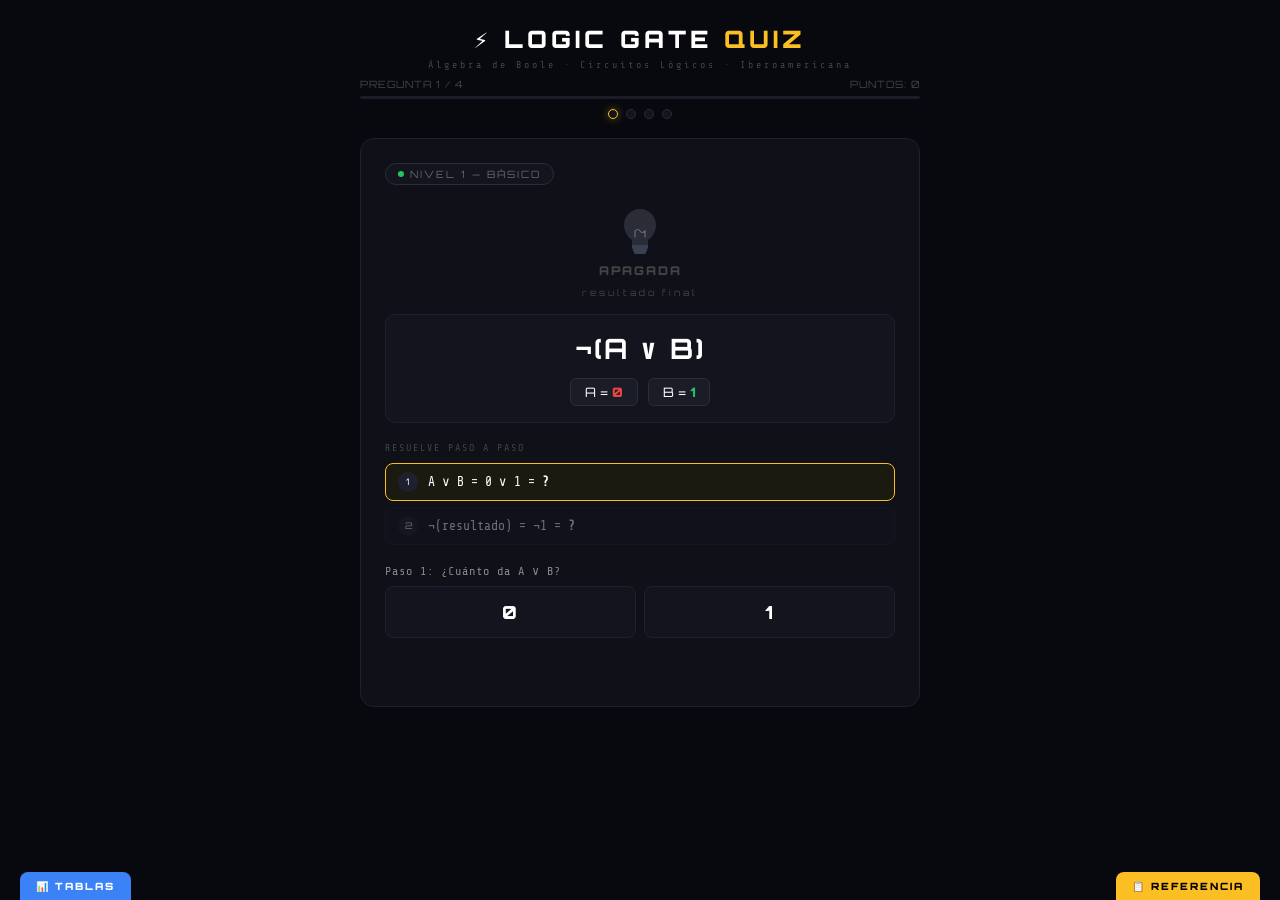
<file: index.html>
<!DOCTYPE html>
<html lang="es">
<head>
<meta charset="UTF-8">
<meta name="viewport" content="width=device-width, initial-scale=1.0">
<title>Logic Gate Quiz</title>
<link href="https://fonts.googleapis.com/css2?family=Orbitron:wght@700;900&family=Share+Tech+Mono&display=swap" rel="stylesheet">
<style>
*{box-sizing:border-box;margin:0;padding:0}
body{background:#08090e;font-family:'Share Tech Mono',monospace;color:#fff;min-height:100vh;display:flex;flex-direction:column;align-items:center;padding:0 12px 40px}

/* HEADER */
.header{width:100%;max-width:560px;text-align:center;padding:1.5rem 0 .5rem}
.title{font-family:'Orbitron',monospace;font-size:clamp(16px,4vw,24px);font-weight:900;letter-spacing:4px}
.title span{color:#fbbf24}
.subtitle{font-size:10px;color:#444;letter-spacing:3px;margin-top:5px}

/* PROGRESS */
.progress-wrap{width:100%;max-width:560px;margin-bottom:1.2rem}
.progress-labels{display:flex;justify-content:space-between;font-size:10px;color:#444;font-family:'Orbitron',monospace;margin-bottom:6px;letter-spacing:1px}
.progress-bar{height:3px;background:#1a1c28;border-radius:2px;overflow:hidden}
.progress-fill{height:100%;background:linear-gradient(90deg,#fbbf24,#ef4444);border-radius:2px;transition:width .4s ease}
.dots{display:flex;gap:8px;justify-content:center;margin-top:10px}
.dot{width:10px;height:10px;border-radius:50%;border:1px solid #2a2d38;background:#13141e;transition:all .3s}
.dot.done-ok{background:#22c55e;border-color:#22c55e;box-shadow:0 0 8px rgba(34,197,94,.5)}
.dot.done-fail{background:#ef4444;border-color:#ef4444}
.dot.current{border-color:#fbbf24;box-shadow:0 0 8px rgba(251,191,36,.4)}

/* CARD */
.card{width:100%;max-width:560px;background:#0f1018;border:1px solid #1e2030;border-radius:14px;padding:1.5rem;margin-bottom:1rem}

/* LEVEL BADGE */
.level-badge{display:inline-flex;align-items:center;gap:6px;background:#13141e;border:1px solid #2a2d38;border-radius:20px;padding:4px 12px;font-size:10px;color:#666;font-family:'Orbitron',monospace;letter-spacing:2px;margin-bottom:1rem}
.level-dot{width:6px;height:6px;border-radius:50%}

/* EXPRESSION */
.expr-block{background:#13141e;border:1px solid #1e2030;border-radius:10px;padding:1rem 1.2rem;margin-bottom:1.2rem;text-align:center}
.expr-text{font-family:'Orbitron',monospace;font-size:clamp(18px,5vw,28px);font-weight:700;letter-spacing:2px;color:#fff;margin-bottom:.75rem}
.vars-row{display:flex;gap:10px;justify-content:center;flex-wrap:wrap}
.var-pill{background:#1a1c28;border:1px solid #2a2d38;border-radius:6px;padding:5px 14px;font-size:13px;font-family:'Orbitron',monospace}
.var-pill span{font-weight:900}
.var-pill .v1{color:#22c55e}
.var-pill .v0{color:#ef4444}

/* STEPS */
.steps-title{font-size:10px;color:#444;letter-spacing:2px;margin-bottom:.6rem;text-transform:uppercase}
.step-list{display:flex;flex-direction:column;gap:6px;margin-bottom:1.2rem}
.step-item{display:flex;align-items:center;gap:10px;background:#13141e;border:1px solid #1e2030;border-radius:8px;padding:8px 12px;font-size:13px;opacity:.4;transition:all .3s}
.step-item.active{opacity:1;border-color:#fbbf24;background:#1a1a10}
.step-item.done-ok{opacity:1;border-color:#22c55e;background:#0d1a10}
.step-item.done-fail{opacity:1;border-color:#ef4444;background:#1a0d0d}
.step-num{width:20px;height:20px;border-radius:50%;background:#1e2030;display:flex;align-items:center;justify-content:center;font-size:9px;font-family:'Orbitron',monospace;flex-shrink:0}
.step-expr{flex:1;font-family:'Share Tech Mono',monospace}
.step-badge{font-size:11px;font-weight:700;min-width:20px;text-align:center}

/* INPUT AREA */
.input-area{margin-bottom:1rem}
.input-question{font-size:12px;color:#888;letter-spacing:1px;margin-bottom:.5rem}
.answer-row{display:flex;gap:8px}
.ans-btn{flex:1;padding:14px;background:#13141e;border:1px solid #1e2030;border-radius:8px;color:#fff;font-family:'Orbitron',monospace;font-size:18px;font-weight:900;cursor:pointer;transition:all .15s;letter-spacing:2px}
.ans-btn:hover{border-color:#444;background:#1a1c28;transform:translateY(-1px)}
.ans-btn.selected-ok{background:#0d1a10;border-color:#22c55e;color:#22c55e;box-shadow:0 0 16px rgba(34,197,94,.2)}
.ans-btn.selected-fail{background:#1a0d0d;border-color:#ef4444;color:#ef4444;box-shadow:0 0 16px rgba(239,68,68,.2)}
.ans-btn.correct-hint{border-color:#22c55e;color:#22c55e}
.ans-btn:disabled{cursor:default}

/* FEEDBACK */
.feedback{min-height:28px;text-align:center;font-size:12px;letter-spacing:1px;padding:4px 0;transition:all .3s;opacity:0}
.feedback.show{opacity:1}
.feedback.ok{color:#22c55e;font-family:'Orbitron',monospace}
.feedback.fail{color:#ef4444}
.feedback.info{color:#888}

/* NEXT BTN */
.next-btn{width:100%;padding:13px;background:linear-gradient(135deg,#fbbf24,#f59e0b);color:#000;font-family:'Orbitron',monospace;font-size:12px;font-weight:900;letter-spacing:3px;border:none;border-radius:8px;cursor:pointer;transition:all .15s;display:none}
.next-btn.show{display:block}
.next-btn:hover{transform:translateY(-1px);box-shadow:0 4px 20px rgba(251,191,36,.4)}

/* SCORE CARD */
.score-card{width:100%;max-width:560px;background:#0f1018;border:2px solid #fbbf24;border-radius:14px;padding:2rem;text-align:center;display:none}
.score-card.show{display:block;animation:popIn .4s cubic-bezier(.34,1.56,.64,1)}
@keyframes popIn{from{transform:scale(.8);opacity:0}to{transform:scale(1);opacity:1}}
.score-title{font-family:'Orbitron',monospace;font-size:22px;font-weight:900;color:#fbbf24;letter-spacing:4px;margin-bottom:.5rem}
.score-num{font-family:'Orbitron',monospace;font-size:48px;font-weight:900;margin:.5rem 0}
.score-label{font-size:11px;color:#555;letter-spacing:2px;margin-bottom:1.5rem}
.score-breakdown{display:grid;grid-template-columns:1fr 1fr;gap:8px;margin-bottom:1.5rem}
.score-item{background:#13141e;border-radius:8px;padding:.75rem;font-size:12px}
.score-item .si-label{color:#555;font-size:10px;letter-spacing:1px;margin-bottom:4px}
.score-item .si-val{font-family:'Orbitron',monospace;font-size:16px;font-weight:700}
.play-again{padding:12px 32px;background:linear-gradient(135deg,#fbbf24,#f59e0b);color:#000;font-family:'Orbitron',monospace;font-size:11px;font-weight:900;letter-spacing:3px;border:none;border-radius:8px;cursor:pointer;transition:all .15s}
.play-again:hover{transform:translateY(-1px);box-shadow:0 4px 20px rgba(251,191,36,.4)}

/* ROUND COMPLETE */
.round-msg{font-size:11px;color:#666;letter-spacing:1px;text-align:center;margin-bottom:.5rem}

/* BULB */
.bulb-wrap{display:flex;flex-direction:column;align-items:center;gap:6px;margin-bottom:1rem}
.bulb-label{font-size:9px;color:#444;letter-spacing:3px;font-family:'Orbitron',monospace}
.bulb{width:56px;height:56px;transition:all .4s ease}
.bulb svg .bulb-glass{transition:all .4s ease}
.bulb svg .bulb-rays{transition:all .4s ease;opacity:0}
.bulb.on svg .bulb-glass{fill:#fbbf24}
.bulb.on svg .bulb-base{fill:#92400e}
.bulb.on svg .bulb-rays{opacity:1}
.bulb.off svg .bulb-glass{fill:#2a2d38}
.bulb.off svg .bulb-base{fill:#374151}
.bulb-result{font-family:'Orbitron',monospace;font-size:12px;font-weight:900;min-height:18px;text-align:center;transition:all .3s;letter-spacing:2px}
.bulb-result.on{color:#fbbf24}
.bulb-result.off{color:#444}
@keyframes bulbPop{0%{transform:scale(1)}40%{transform:scale(1.18)}100%{transform:scale(1)}}
.bulb.on{animation:bulbPop .35s ease;filter:drop-shadow(0 0 10px #fbbf24) drop-shadow(0 0 24px #f59e0b)}
.bulb.off{filter:none}

/* CIRCUIT PANEL */
.circuit-panel{background:#08090e;border:1px solid #1e2030;border-radius:10px;padding:.9rem;margin-bottom:1rem;opacity:0;transform:translateY(10px);transition:opacity .45s ease,transform .45s ease;display:none;overflow:visible}
.circuit-panel.show{opacity:1;transform:translateY(0)}
.circuit-title{font-family:'Orbitron',monospace;font-size:9px;font-weight:900;letter-spacing:3px;color:#22c55e;margin-bottom:.6rem;text-align:center}

/* REFERENCE TABLE */
.ref-toggle{position:fixed;bottom:0;right:20px;padding:8px 16px;background:#fbbf24;color:#000;font-family:'Orbitron',monospace;font-size:10px;font-weight:900;letter-spacing:2px;border:none;border-radius:8px 8px 0 0;cursor:pointer;z-index:1000;transition:background .15s}
.ref-toggle:hover{background:#f59e0b}
.ref-panel{position:fixed;bottom:0;left:0;right:0;background:rgba(15,16,24,0.97);border-top:1px solid #1e2030;z-index:999;transform:translateY(100%);transition:transform .35s cubic-bezier(.4,0,.2,1)}
.ref-panel.open{transform:translateY(0)}
.ref-inner{max-width:700px;margin:0 auto;padding:1rem 1rem .5rem}
.ref-title{font-family:'Orbitron',monospace;font-size:11px;font-weight:900;letter-spacing:3px;color:#fbbf24;margin-bottom:.75rem;text-align:center}
.ref-table{width:100%;border-collapse:collapse;font-size:12px}
.ref-table th{font-family:'Orbitron',monospace;font-size:9px;letter-spacing:2px;color:#555;font-weight:700;padding:5px 10px;border-bottom:1px solid #1e2030;text-align:center}
.ref-table td{padding:6px 10px;border-bottom:1px solid #13141e;text-align:center;font-family:'Share Tech Mono',monospace;color:#ccc}
.ref-table tr:last-child td{border-bottom:none}
.ref-table tr:hover td{background:#13141e}
.ref-op{font-family:'Orbitron',monospace;font-size:10px;font-weight:700;letter-spacing:1px}
.ref-op.and{color:#22c55e}
.ref-op.or{color:#3b82f6}
.ref-op.not{color:#a855f7}
.ref-op.nand{color:#f97316}
.ref-op.nor{color:#ef4444}
.ref-op.xor{color:#fbbf24}

/* TRUTH TABLE MODAL */
.tt-btn{position:fixed;bottom:0;left:20px;padding:8px 16px;background:#3b82f6;color:#fff;font-family:'Orbitron',monospace;font-size:10px;font-weight:900;letter-spacing:2px;border:none;border-radius:8px 8px 0 0;cursor:pointer;z-index:1000;transition:background .15s}
.tt-btn:hover{background:#2563eb}
.tt-overlay{position:fixed;inset:0;background:rgba(0,0,0,.75);z-index:1100;display:none;align-items:center;justify-content:center;padding:16px}
.tt-overlay.open{display:flex;animation:fadeIn .2s ease}
@keyframes fadeIn{from{opacity:0}to{opacity:1}}
.tt-modal{background:#0f1018;border:1px solid #1e2030;border-radius:14px;width:100%;max-width:500px;max-height:85vh;overflow:hidden;display:flex;flex-direction:column;animation:popIn .25s cubic-bezier(.34,1.56,.64,1)}
.tt-header{display:flex;align-items:flex-start;justify-content:space-between;padding:1rem 1.2rem;border-bottom:1px solid #1e2030;gap:10px}
.tt-header-left{display:flex;flex-direction:column;gap:4px}
.tt-title{font-family:'Orbitron',monospace;font-size:9px;font-weight:900;letter-spacing:3px;color:#3b82f6}
.tt-expr-display{font-family:'Orbitron',monospace;font-size:16px;font-weight:700;color:#fff;letter-spacing:2px}
.tt-close{background:none;border:1px solid #2a2d38;border-radius:6px;color:#666;font-size:14px;width:28px;height:28px;cursor:pointer;display:flex;align-items:center;justify-content:center;transition:all .15s;flex-shrink:0;margin-top:2px}
.tt-close:hover{border-color:#ef4444;color:#ef4444;background:#1a0d0d}
.tt-body{overflow-y:auto;padding:1rem 1.2rem}
.tt-table{width:100%;border-collapse:collapse;font-size:13px}
.tt-table th{font-family:'Orbitron',monospace;font-size:9px;letter-spacing:2px;color:#555;font-weight:700;padding:6px 10px;border-bottom:1px solid #1e2030;text-align:center}
.tt-table td{padding:8px 10px;border-bottom:1px solid #13141e;text-align:center;font-family:'Share Tech Mono',monospace}
.tt-table tr:last-child td{border-bottom:none}
.tt-table tr:hover td{background:#13141e}
.tt-val1{color:#22c55e;font-weight:700}
.tt-val0{color:#ef4444;font-weight:700}
.tt-result-col{font-family:'Orbitron',monospace;font-size:11px;font-weight:900;letter-spacing:1px}
.tt-result-col.r1{color:#fbbf24}
.tt-result-col.r0{color:#444}
.tt-current-row td{background:#1a1a10 !important;border-bottom:1px solid #fbbf24 !important}
.tt-current-row td:last-child{border-color:#fbbf24}
.tt-th-result{color:#3b82f6 !important}

/* ROUND TABLES */
.round-tables{width:100%;max-width:560px;display:none}
.round-tables.show{display:block}
.rt-header{text-align:center;margin-bottom:1rem;padding:.75rem 0 .25rem}
.rt-section-title{font-family:'Orbitron',monospace;font-size:12px;font-weight:900;letter-spacing:4px;color:#fbbf24;margin-bottom:4px}
.rt-section-sub{font-size:10px;color:#444;letter-spacing:2px}
.rt-card{background:#0f1018;border:1px solid #1e2030;border-radius:14px;padding:1.2rem;margin-bottom:1rem;opacity:0;transform:translateY(16px);transition:opacity .4s ease,transform .4s ease}
.rt-card.animate-in{opacity:1;transform:translateY(0)}
.rt-card-header{display:flex;align-items:flex-start;gap:10px;margin-bottom:1rem}
.rt-level-dot{width:8px;height:8px;border-radius:50%;flex-shrink:0;margin-top:5px}
.rt-card-meta{display:flex;flex-direction:column;gap:3px}
.rt-label{font-size:9px;color:#555;letter-spacing:2px;font-family:'Orbitron',monospace}
.rt-expr{font-family:'Orbitron',monospace;font-size:15px;font-weight:700;letter-spacing:2px;color:#fff}
.rt-table-wrap{overflow-x:auto}
.rt-table{width:100%;border-collapse:collapse;font-size:12px}
.rt-table th{font-family:'Orbitron',monospace;font-size:8px;letter-spacing:1px;color:#555;font-weight:700;padding:5px 8px;border-bottom:1px solid #1e2030;text-align:center;white-space:nowrap}
.rt-table td{padding:7px 8px;border-bottom:1px solid #13141e;text-align:center;font-family:'Share Tech Mono',monospace}
.rt-table tr:last-child td{border-bottom:none}
.rt-table tr:hover td{background:#13141e}
.rt-val1{color:#22c55e;font-weight:700}
.rt-val0{color:#ef4444;font-weight:700}
.rt-step-val{color:#6b7280}
.rt-final-col{font-family:'Orbitron',monospace;font-size:10px;font-weight:900;letter-spacing:1px}
.rt-final-1{color:#fbbf24}
.rt-final-0{color:#374151}
.rt-th-step{color:#3b82f6 !important}
.rt-th-final{color:#fbbf24 !important}
.rt-divider{width:100%;max-width:560px;height:1px;background:#1e2030;margin:.5rem 0 1rem}
</style>
</head>
<body>

<div class="header">
  <div class="title">&#9889; LOGIC GATE <span>QUIZ</span></div>
  <div class="subtitle">&#193;lgebra de Boole &middot; Circuitos L&#243;gicos &middot; Iberoamericana</div>
</div>

<div class="progress-wrap">
  <div class="progress-labels">
    <span id="q-label">PREGUNTA 1 / 4</span>
    <span id="score-label">PUNTOS: 0</span>
  </div>
  <div class="progress-bar"><div class="progress-fill" id="progress-fill" style="width:0%"></div></div>
  <div class="dots" id="dots"></div>
</div>

<div class="card" id="quiz-card">
  <div class="level-badge">
    <div class="level-dot" id="level-dot"></div>
    <span id="level-text">NIVEL 1</span>
  </div>

  <div class="bulb-wrap">
    <div class="bulb off" id="bulb">
      <svg viewBox="0 0 56 56" xmlns="http://www.w3.org/2000/svg">
        <g class="bulb-rays">
          <line x1="28" y1="4" x2="28" y2="0" stroke="#fbbf24" stroke-width="2" stroke-linecap="round"/>
          <line x1="44" y1="8" x2="47" y2="5" stroke="#fbbf24" stroke-width="2" stroke-linecap="round"/>
          <line x1="52" y1="24" x2="56" y2="24" stroke="#fbbf24" stroke-width="2" stroke-linecap="round"/>
          <line x1="44" y1="40" x2="47" y2="43" stroke="#fbbf24" stroke-width="2" stroke-linecap="round"/>
          <line x1="12" y1="8" x2="9" y2="5" stroke="#fbbf24" stroke-width="2" stroke-linecap="round"/>
          <line x1="4" y1="24" x2="0" y2="24" stroke="#fbbf24" stroke-width="2" stroke-linecap="round"/>
          <line x1="12" y1="40" x2="9" y2="43" stroke="#fbbf24" stroke-width="2" stroke-linecap="round"/>
        </g>
        <path class="bulb-glass" d="M28 8 C18 8 12 16 12 24 C12 31 16 36 20 39 L20 44 L36 44 L36 39 C40 36 44 31 44 24 C44 16 38 8 28 8Z"/>
        <path fill="none" stroke="rgba(255,255,255,0.3)" stroke-width="1.2" stroke-linecap="round" d="M23 36 L23 30 Q26 27 28 30 Q30 33 33 30 L33 36"/>
        <rect class="bulb-base" x="20" y="44" width="16" height="4" rx="1"/>
        <rect class="bulb-base" x="21" y="48" width="14" height="3" rx="1"/>
        <rect class="bulb-base" x="22" y="51" width="12" height="2" rx="1"/>
      </svg>
    </div>
    <div class="bulb-result off" id="bulb-result">APAGADA</div>
    <div class="bulb-label">resultado final</div>
  </div>

  <div class="expr-block">
    <div class="expr-text" id="expr-text"></div>
    <div class="vars-row" id="vars-row"></div>
  </div>

  <div class="steps-title">Resuelve paso a paso</div>
  <div class="step-list" id="step-list"></div>

  <div class="input-area">
    <div class="input-question" id="input-question"></div>
    <div class="answer-row" id="answer-row">
      <button class="ans-btn" id="btn0" onclick="answer(0)">0</button>
      <button class="ans-btn" id="btn1" onclick="answer(1)">1</button>
    </div>
  </div>

  <div class="feedback" id="feedback"></div>
  <div class="circuit-panel" id="circuit-panel">
    <div class="circuit-title">&#9889; CIRCUITO L&Oacute;GICO</div>
    <div id="circuit-svg-wrap"></div>
  </div>
  <button class="next-btn" id="next-btn" onclick="nextStep()">CONTINUAR &rarr;</button>
</div>

<div class="round-msg" id="round-msg"></div>

<div class="rt-divider" id="rt-divider" style="display:none"></div>
<div class="round-tables" id="round-tables"></div>

<div class="score-card" id="score-card">
  <div class="score-title">&#127942; RONDA COMPLETA</div>
  <div class="score-num" id="final-score"></div>
  <div class="score-label">PUNTOS</div>
  <div class="score-breakdown">
    <div class="score-item"><div class="si-label">CORRECTAS</div><div class="si-val" id="sc-ok" style="color:#22c55e">0</div></div>
    <div class="score-item"><div class="si-label">INCORRECTAS</div><div class="si-val" id="sc-fail" style="color:#ef4444">0</div></div>
    <div class="score-item"><div class="si-label">RACHA M&#193;X</div><div class="si-val" id="sc-streak" style="color:#fbbf24">0</div></div>
    <div class="score-item"><div class="si-label">NIVEL M&#193;X</div><div class="si-val" id="sc-level" style="color:#a855f7">1</div></div>
  </div>
  <button class="play-again" onclick="startGame()">&#8634; OTRA RONDA</button>
</div>

<button class="tt-btn" onclick="openTruthTable()">&#128202; TABLAS</button>
<button class="ref-toggle" onclick="toggleRef()">&#128203; REFERENCIA</button>

<div class="ref-panel" id="ref-panel">
  <div class="ref-inner">
    <div class="ref-title">REFERENCIA R&#193;PIDA</div>
    <table class="ref-table">
      <thead>
        <tr>
          <th>OPERACI&#211;N</th>
          <th>L&#211;GICA MATEM&#193;TICA</th>
          <th>&#193;LGEBRA DE BOOLE</th>
          <th>C&#211;DIGO</th>
        </tr>
      </thead>
      <tbody>
        <tr>
          <td><span class="ref-op and">AND</span></td>
          <td>A &#8743; B</td>
          <td>A &middot; B</td>
          <td>&amp;&amp;</td>
        </tr>
        <tr>
          <td><span class="ref-op or">OR</span></td>
          <td>A &#8744; B</td>
          <td>A + B</td>
          <td>||</td>
        </tr>
        <tr>
          <td><span class="ref-op not">NOT</span></td>
          <td>&#172; A</td>
          <td>A'</td>
          <td>!</td>
        </tr>
        <tr>
          <td><span class="ref-op nand">NAND</span></td>
          <td>&#172;(A &#8743; B)</td>
          <td>(A &middot; B)'</td>
          <td>!(a &amp;&amp; b)</td>
        </tr>
        <tr>
          <td><span class="ref-op nor">NOR</span></td>
          <td>&#172;(A &#8744; B)</td>
          <td>(A + B)'</td>
          <td>!(a || b)</td>
        </tr>
        <tr>
          <td><span class="ref-op xor">XOR</span></td>
          <td>A &#8853; B</td>
          <td>A &#8853; B</td>
          <td>^</td>
        </tr>
      </tbody>
    </table>
  </div>
</div>

<div class="tt-overlay" id="tt-overlay" onclick="closeTruthTableOutside(event)">
  <div class="tt-modal" id="tt-modal">
    <div class="tt-header">
      <div class="tt-header-left">
        <div class="tt-title">&#128202; TABLA DE VERDAD</div>
        <div class="tt-expr-display" id="tt-expr-display"></div>
      </div>
      <button class="tt-close" onclick="closeTruthTable()">&#x2715;</button>
    </div>
    <div class="tt-body" id="tt-body"></div>
  </div>
</div>

<script>
// ── QUESTION BANK ──
// Each question: { level, expr, vars, steps, answer }
// steps: [{label, expr, result}]

function rnd(){ return Math.round(Math.random()) }

function makeQuestions(){
  const bank = [];

  // Level 1 — simple
  const simples = [
    (a,b)=>({level:1, label:'AND', expr:`A ∧ B`, vars:{A:a,B:b},
      steps:[{label:'A ∧ B', calc:`${a} ∧ ${b}`, result:a&b}],
      answer:a&b,
      circuitTree:{type:'gate',op:'AND',val:a&b,children:[{type:'var',name:'A'},{type:'var',name:'B'}]}}),
    (a,b)=>({level:1, label:'OR', expr:`A ∨ B`, vars:{A:a,B:b},
      steps:[{label:'A ∨ B', calc:`${a} ∨ ${b}`, result:a|b}],
      answer:a|b,
      circuitTree:{type:'gate',op:'OR',val:a|b,children:[{type:'var',name:'A'},{type:'var',name:'B'}]}}),
    (a)=>({level:1, label:'NOT', expr:`¬ A`, vars:{A:a},
      steps:[{label:'¬A', calc:`¬${a}`, result:a?0:1}],
      answer:a?0:1,
      circuitTree:{type:'gate',op:'NOT',val:a?0:1,children:[{type:'var',name:'A'}]}}),
    (a,b)=>({level:1, label:'NAND', expr:`¬(A ∧ B)`, vars:{A:a,B:b},
      steps:[
        {label:'A ∧ B', calc:`${a} ∧ ${b}`, result:a&b},
        {label:'¬(resultado)', calc:`¬${a&b}`, result:(a&b)?0:1}
      ], answer:(a&b)?0:1,
      circuitTree:{type:'gate',op:'NOT',val:(a&b)?0:1,children:[
        {type:'gate',op:'AND',val:a&b,children:[{type:'var',name:'A'},{type:'var',name:'B'}]}
      ]}}),
    (a,b)=>({level:1, label:'NOR', expr:`¬(A ∨ B)`, vars:{A:a,B:b},
      steps:[
        {label:'A ∨ B', calc:`${a} ∨ ${b}`, result:a|b},
        {label:'¬(resultado)', calc:`¬${a|b}`, result:(a|b)?0:1}
      ], answer:(a|b)?0:1,
      circuitTree:{type:'gate',op:'NOT',val:(a|b)?0:1,children:[
        {type:'gate',op:'OR',val:a|b,children:[{type:'var',name:'A'},{type:'var',name:'B'}]}
      ]}}),
    (a,b)=>({level:1, label:'XOR', expr:`A ⊕ B`, vars:{A:a,B:b},
      steps:[{label:'A ⊕ B', calc:`${a} ⊕ ${b}`, result:a^b}],
      answer:a^b,
      circuitTree:{type:'gate',op:'XOR',val:a^b,children:[{type:'var',name:'A'},{type:'var',name:'B'}]}}),
  ];

  // Level 2 — compound 2 vars
  const compound2 = [
    (a,b)=>({level:2, label:'COMPUESTA', expr:`(A ∧ B) ∨ ¬A`, vars:{A:a,B:b},
      steps:[
        {label:'A ∧ B', calc:`${a} ∧ ${b}`, result:a&b},
        {label:'¬A', calc:`¬${a}`, result:a?0:1},
        {label:'(A∧B) ∨ ¬A', calc:`${a&b} ∨ ${a?0:1}`, result:(a&b)|(a?0:1)}
      ], answer:(a&b)|(a?0:1),
      circuitTree:{type:'gate',op:'OR',val:(a&b)|(a?0:1),children:[
        {type:'gate',op:'AND',val:a&b,children:[{type:'var',name:'A'},{type:'var',name:'B'}]},
        {type:'gate',op:'NOT',val:a?0:1,children:[{type:'var',name:'A'}]}
      ]}}),
    (a,b)=>({level:2, label:'COMPUESTA', expr:`¬A ∧ ¬B`, vars:{A:a,B:b},
      steps:[
        {label:'¬A', calc:`¬${a}`, result:a?0:1},
        {label:'¬B', calc:`¬${b}`, result:b?0:1},
        {label:'¬A ∧ ¬B', calc:`${a?0:1} ∧ ${b?0:1}`, result:(a?0:1)&(b?0:1)}
      ], answer:(a?0:1)&(b?0:1),
      circuitTree:{type:'gate',op:'AND',val:(a?0:1)&(b?0:1),children:[
        {type:'gate',op:'NOT',val:a?0:1,children:[{type:'var',name:'A'}]},
        {type:'gate',op:'NOT',val:b?0:1,children:[{type:'var',name:'B'}]}
      ]}}),
    (a,b)=>({level:2, label:'COMPUESTA', expr:`¬(A ∨ B) ∨ A`, vars:{A:a,B:b},
      steps:[
        {label:'A ∨ B', calc:`${a} ∨ ${b}`, result:a|b},
        {label:'¬(A∨B)', calc:`¬${a|b}`, result:(a|b)?0:1},
        {label:'¬(A∨B) ∨ A', calc:`${(a|b)?0:1} ∨ ${a}`, result:((a|b)?0:1)|a}
      ], answer:((a|b)?0:1)|a,
      circuitTree:{type:'gate',op:'OR',val:((a|b)?0:1)|a,children:[
        {type:'gate',op:'NOT',val:(a|b)?0:1,children:[
          {type:'gate',op:'OR',val:a|b,children:[{type:'var',name:'A'},{type:'var',name:'B'}]}
        ]},
        {type:'var',name:'A'}
      ]}}),
    (a,b)=>({level:2, label:'COMPUESTA', expr:`(A ∨ B) ∧ ¬B`, vars:{A:a,B:b},
      steps:[
        {label:'A ∨ B', calc:`${a} ∨ ${b}`, result:a|b},
        {label:'¬B', calc:`¬${b}`, result:b?0:1},
        {label:'(A∨B) ∧ ¬B', calc:`${a|b} ∧ ${b?0:1}`, result:(a|b)&(b?0:1)}
      ], answer:(a|b)&(b?0:1),
      circuitTree:{type:'gate',op:'AND',val:(a|b)&(b?0:1),children:[
        {type:'gate',op:'OR',val:a|b,children:[{type:'var',name:'A'},{type:'var',name:'B'}]},
        {type:'gate',op:'NOT',val:b?0:1,children:[{type:'var',name:'B'}]}
      ]}}),
  ];

  // Level 3 — compound 3 vars
  const compound3 = [
    (a,b,c)=>{
      const s1=a&b, s2=c?0:1, ans=s1|s2;
      return {level:3, label:'NIVEL 3', expr:`(A ∧ B) ∨ ¬C`, vars:{A:a,B:b,C:c},
        steps:[
          {label:'A ∧ B', calc:`${a} ∧ ${b}`, result:s1},
          {label:'¬C', calc:`¬${c}`, result:s2},
          {label:'(A∧B) ∨ ¬C', calc:`${s1} ∨ ${s2}`, result:ans}
        ], answer:ans,
        circuitTree:{type:'gate',op:'OR',val:ans,children:[
          {type:'gate',op:'AND',val:s1,children:[{type:'var',name:'A'},{type:'var',name:'B'}]},
          {type:'gate',op:'NOT',val:s2,children:[{type:'var',name:'C'}]}
        ]}};},
    (a,b,c)=>{
      const s1=a|b, s2=c?0:1, ans=s1&s2;
      return {level:3, label:'NIVEL 3', expr:`(A ∨ B) ∧ ¬C`, vars:{A:a,B:b,C:c},
        steps:[
          {label:'A ∨ B', calc:`${a} ∨ ${b}`, result:s1},
          {label:'¬C', calc:`¬${c}`, result:s2},
          {label:'(A∨B) ∧ ¬C', calc:`${s1} ∧ ${s2}`, result:ans}
        ], answer:ans,
        circuitTree:{type:'gate',op:'AND',val:ans,children:[
          {type:'gate',op:'OR',val:s1,children:[{type:'var',name:'A'},{type:'var',name:'B'}]},
          {type:'gate',op:'NOT',val:s2,children:[{type:'var',name:'C'}]}
        ]}};},
    (a,b,c)=>{
      const s1=a&b, s2=s1|c, ans=s2?0:1;
      return {level:3, label:'NIVEL 3', expr:`¬((A ∧ B) ∨ C)`, vars:{A:a,B:b,C:c},
        steps:[
          {label:'A ∧ B', calc:`${a} ∧ ${b}`, result:s1},
          {label:'(A∧B) ∨ C', calc:`${s1} ∨ ${c}`, result:s2},
          {label:'¬((A∧B)∨C)', calc:`¬${s2}`, result:ans}
        ], answer:ans,
        circuitTree:{type:'gate',op:'NOT',val:ans,children:[
          {type:'gate',op:'OR',val:s2,children:[
            {type:'gate',op:'AND',val:s1,children:[{type:'var',name:'A'},{type:'var',name:'B'}]},
            {type:'var',name:'C'}
          ]}
        ]}};},
    (a,b,c)=>{
      const s1=b&c, s2=a|s1;
      return {level:3, label:'NIVEL 3', expr:`A ∨ (B ∧ C)`, vars:{A:a,B:b,C:c},
        steps:[
          {label:'B ∧ C', calc:`${b} ∧ ${c}`, result:s1},
          {label:'A ∨ (B∧C)', calc:`${a} ∨ ${s1}`, result:s2}
        ], answer:s2,
        circuitTree:{type:'gate',op:'OR',val:s2,children:[
          {type:'var',name:'A'},
          {type:'gate',op:'AND',val:s1,children:[{type:'var',name:'B'},{type:'var',name:'C'}]}
        ]}};},
  ];

  const a=rnd(),b=rnd(),c=rnd();
  const a2=rnd(),b2=rnd(),c2=rnd();
  const a3=rnd(),b3=rnd(),c3=rnd();
  const a4=rnd(),b4=rnd(),c4=rnd();

  // Pick 4 questions: 1 simple, 1 compound2, 2 compound3
  const q1 = simples[Math.floor(Math.random()*simples.length)](a,b,c);
  const q2 = compound2[Math.floor(Math.random()*compound2.length)](a2,b2);
  const q3 = compound3[Math.floor(Math.random()*compound3.length)](a3,b3,c3);
  const q4 = compound3[Math.floor(Math.random()*compound3.length)](a4,b4,c4);

  return [q1,q2,q3,q4];
}

// ── STATE ──
let questions=[], qIdx=0, stepIdx=0;
let score=0, correct=0, incorrect=0, streak=0, maxStreak=0, maxLevel=1;
let stepAnswered=false, qAnswered=false;

const LEVEL_COLORS = {1:'#22c55e', 2:'#fbbf24', 3:'#ef4444'};
const LEVEL_NAMES  = {1:'NIVEL 1 — BÁSICO', 2:'NIVEL 2 — COMPUESTA', 3:'NIVEL 3 — AVANZADO'};

function startGame(){
  questions = makeQuestions();
  qIdx=0; stepIdx=0; score=0; correct=0; incorrect=0; streak=0; maxStreak=0; maxLevel=1;
  document.getElementById('score-card').classList.remove('show');
  document.getElementById('quiz-card').style.display='block';
  document.getElementById('round-msg').textContent='';
  const rt = document.getElementById('round-tables');
  rt.classList.remove('show');
  rt.innerHTML='';
  document.getElementById('rt-divider').style.display='none';
  renderDots();
  loadQuestion();
}

function renderDots(){
  const wrap = document.getElementById('dots');
  wrap.innerHTML='';
  questions.forEach((_,i)=>{
    const d=document.createElement('div');
    d.className='dot'+(i===qIdx?' current':'');
    d.id='dot-'+i;
    wrap.appendChild(d);
  });
}

function loadQuestion(){
  stepIdx=0; stepAnswered=false; qAnswered=false;
  hideCircuit();
  setBulb(null);
  const q=questions[qIdx];
  maxLevel=Math.max(maxLevel,q.level);

  // level badge
  document.getElementById('level-dot').style.background=LEVEL_COLORS[q.level];
  document.getElementById('level-text').textContent=LEVEL_NAMES[q.level];

  // expression
  document.getElementById('expr-text').textContent=q.expr;

  // vars
  const varsRow=document.getElementById('vars-row');
  varsRow.innerHTML='';
  Object.entries(q.vars).forEach(([k,v])=>{
    const pill=document.createElement('div');
    pill.className='var-pill';
    pill.innerHTML=`${k} = <span class="${v?'v1':'v0'}" style="font-weight:900">${v}</span>`;
    varsRow.appendChild(pill);
  });

  // steps
  const stepList=document.getElementById('step-list');
  stepList.innerHTML='';
  q.steps.forEach((s,i)=>{
    const el=document.createElement('div');
    el.className='step-item'+(i===0?' active':'');
    el.id='step-'+i;
    el.innerHTML=`
      <div class="step-num">${i+1}</div>
      <div class="step-expr">${s.label} = ${s.calc} = <strong>?</strong></div>
      <div class="step-badge" id="step-badge-${i}"></div>
    `;
    stepList.appendChild(el);
  });

  // progress
  document.getElementById('q-label').textContent=`PREGUNTA ${qIdx+1} / ${questions.length}`;
  document.getElementById('progress-fill').style.width=`${(qIdx/questions.length)*100}%`;
  updateScoreLabel();
  renderInputArea();
  clearFeedback();
  document.getElementById('next-btn').classList.remove('show');
}

function renderInputArea(){
  const q=questions[qIdx];
  const s=q.steps[stepIdx];
  const isLast = stepIdx===q.steps.length-1;
  document.getElementById('input-question').textContent=
    isLast ? `¿Cuál es el resultado FINAL de: ${s.label}?`
           : `Paso ${stepIdx+1}: ¿Cuánto da ${s.label}?`;
  const b0=document.getElementById('btn0');
  const b1=document.getElementById('btn1');
  b0.className='ans-btn'; b1.className='ans-btn';
  b0.disabled=false; b1.disabled=false;
}

function answer(val){
  if(stepAnswered) return;
  stepAnswered=true;

  const q=questions[qIdx];
  const s=q.steps[stepIdx];
  const correct_ans = s.result;
  const isCorrect = val===correct_ans;
  const isLastStep = stepIdx===q.steps.length-1;

  // update step row
  const stepEl=document.getElementById('step-'+stepIdx);
  const badge=document.getElementById('step-badge-'+stepIdx);
  stepEl.className='step-item '+(isCorrect?'done-ok':'done-fail');
  stepEl.querySelector('strong').textContent=correct_ans;
  badge.textContent=isCorrect?'✓':'✗';
  badge.style.color=isCorrect?'#22c55e':'#ef4444';

  // highlight answer btn
  document.getElementById('btn'+val).className='ans-btn '+(isCorrect?'selected-ok':'selected-fail');
  if(!isCorrect) document.getElementById('btn'+correct_ans).className='ans-btn correct-hint';
  document.getElementById('btn0').disabled=true;
  document.getElementById('btn1').disabled=true;

  if(isLastStep){
    // question done
    if(isCorrect){
      correct++; streak++; maxStreak=Math.max(maxStreak,streak);
      const pts = q.level * 10 * (streak>2?2:1);
      score+=pts;
      showFeedback(`✓ ¡CORRECTO! +${pts} pts${streak>1?' · RACHA x'+streak:''}`, 'ok');
    } else {
      incorrect++; streak=0;
      showFeedback(`✗ Era ${correct_ans} — ¡revisa los pasos!`, 'fail');
    }
    updateDot(qIdx, isCorrect);
    updateScoreLabel();
    showCircuit(q);
    document.getElementById('next-btn').classList.add('show');
    document.getElementById('next-btn').textContent = qIdx<questions.length-1 ? 'SIGUIENTE PREGUNTA →' : 'VER RESULTADOS →';
    qAnswered=true;
    setBulb(q.answer);
  } else {
    // advance to next step
    showFeedback(isCorrect?`✓ Paso ${stepIdx+1} correcto — sigue`:`✗ Era ${correct_ans} — sigue al siguiente paso`, isCorrect?'ok':'fail');
    setTimeout(()=>{
      stepIdx++;
      stepAnswered=false;
      const nextStep=document.getElementById('step-'+stepIdx);
      if(nextStep) nextStep.className='step-item active';
      renderInputArea();
      clearFeedback();
    },900);
  }
}

function nextStep(){
  document.getElementById('next-btn').classList.remove('show');
  clearFeedback();
  qIdx++;
  if(qIdx>=questions.length){
    endRound();
  } else {
    // update dots
    document.querySelectorAll('.dot').forEach((d,i)=>d.classList.toggle('current',i===qIdx));
    document.getElementById('progress-fill').style.width=`${(qIdx/questions.length)*100}%`;
    document.getElementById('q-label').textContent=`PREGUNTA ${qIdx+1} / ${questions.length}`;
    loadQuestion();
  }
}

function endRound(){
  document.getElementById('quiz-card').style.display='none';
  document.getElementById('progress-fill').style.width='100%';
  buildRoundTables();
  const delay = questions.length * 160 + 500;
  setTimeout(()=>{
    const sc=document.getElementById('score-card');
    document.getElementById('final-score').textContent=score;
    document.getElementById('final-score').style.color=score>=80?'#22c55e':score>=40?'#fbbf24':'#ef4444';
    document.getElementById('sc-ok').textContent=correct;
    document.getElementById('sc-fail').textContent=incorrect;
    document.getElementById('sc-streak').textContent=maxStreak;
    document.getElementById('sc-level').textContent=maxLevel;
    sc.classList.add('show');
  }, delay);
}

function updateDot(i,ok){
  const d=document.getElementById('dot-'+i);
  if(d) d.className='dot '+(ok?'done-ok':'done-fail');
}

function showFeedback(msg,type){
  const el=document.getElementById('feedback');
  el.textContent=msg; el.className='feedback show '+type;
}
function clearFeedback(){
  const el=document.getElementById('feedback');
  el.textContent=''; el.className='feedback';
}
function updateScoreLabel(){
  document.getElementById('score-label').textContent=`PUNTOS: ${score}`;
}

function setBulb(val){
  const bulb = document.getElementById('bulb');
  const res = document.getElementById('bulb-result');
  if(val===null){
    bulb.className='bulb off';
    res.className='bulb-result off';
    res.textContent='APAGADA';
  } else if(val===1){
    bulb.className='bulb on';
    res.className='bulb-result on';
    res.textContent='ENCENDIDA 💡';
  } else {
    bulb.className='bulb off';
    res.className='bulb-result off';
    res.textContent='APAGADA ○';
  }
}

function toggleRef(){
  const panel = document.getElementById('ref-panel');
  panel.classList.toggle('open');
}

// ── ROUND SUMMARY TABLES ──
const exprSteps = {
  'A ∧ B':          [{label:'A ∧ B',        fn:(a,b)=>a&b,                  isFinal:true}],
  'A ∨ B':          [{label:'A ∨ B',        fn:(a,b)=>a|b,                  isFinal:true}],
  '¬ A':            [{label:'¬A',           fn:(a)=>a?0:1,                  isFinal:true}],
  '¬(A ∧ B)':       [{label:'A ∧ B',        fn:(a,b)=>a&b},
                     {label:'¬(A∧B)',        fn:(a,b)=>(a&b)?0:1,           isFinal:true}],
  '¬(A ∨ B)':       [{label:'A ∨ B',        fn:(a,b)=>a|b},
                     {label:'¬(A∨B)',        fn:(a,b)=>(a|b)?0:1,           isFinal:true}],
  'A ⊕ B':          [{label:'A ⊕ B',        fn:(a,b)=>a^b,                  isFinal:true}],
  '(A ∧ B) ∨ ¬A':   [{label:'A ∧ B',        fn:(a,b)=>a&b},
                     {label:'¬A',           fn:(a,b)=>a?0:1},
                     {label:'(A∧B)∨¬A',     fn:(a,b)=>(a&b)|(a?0:1),       isFinal:true}],
  '¬A ∧ ¬B':        [{label:'¬A',           fn:(a,b)=>a?0:1},
                     {label:'¬B',           fn:(a,b)=>b?0:1},
                     {label:'¬A ∧ ¬B',      fn:(a,b)=>(a?0:1)&(b?0:1),    isFinal:true}],
  '¬(A ∨ B) ∨ A':   [{label:'A ∨ B',        fn:(a,b)=>a|b},
                     {label:'¬(A∨B)',        fn:(a,b)=>(a|b)?0:1},
                     {label:'¬(A∨B)∨A',     fn:(a,b)=>((a|b)?0:1)|a,       isFinal:true}],
  '(A ∨ B) ∧ ¬B':   [{label:'A ∨ B',        fn:(a,b)=>a|b},
                     {label:'¬B',           fn:(a,b)=>b?0:1},
                     {label:'(A∨B)∧¬B',     fn:(a,b)=>(a|b)&(b?0:1),       isFinal:true}],
  '(A ∧ B) ∨ ¬C':   [{label:'A ∧ B',        fn:(a,b,c)=>a&b},
                     {label:'¬C',           fn:(a,b,c)=>c?0:1},
                     {label:'(A∧B)∨¬C',     fn:(a,b,c)=>(a&b)|(c?0:1),    isFinal:true}],
  '(A ∨ B) ∧ ¬C':   [{label:'A ∨ B',        fn:(a,b,c)=>a|b},
                     {label:'¬C',           fn:(a,b,c)=>c?0:1},
                     {label:'(A∨B)∧¬C',     fn:(a,b,c)=>(a|b)&(c?0:1),    isFinal:true}],
  '¬((A ∧ B) ∨ C)': [{label:'A ∧ B',        fn:(a,b,c)=>a&b},
                     {label:'(A∧B)∨C',      fn:(a,b,c)=>(a&b)|c},
                     {label:'¬((A∧B)∨C)',   fn:(a,b,c)=>((a&b)|c)?0:1,    isFinal:true}],
  'A ∨ (B ∧ C)':    [{label:'B ∧ C',        fn:(a,b,c)=>b&c},
                     {label:'A∨(B∧C)',      fn:(a,b,c)=>a|(b&c),           isFinal:true}],
};

function buildRoundTables(){
  const wrap = document.getElementById('round-tables');
  wrap.innerHTML = `
    <div class="rt-header">
      <div class="rt-section-title">TABLAS DE VERDAD</div>
      <div class="rt-section-sub">resumen completo de la ronda</div>
    </div>`;

  questions.forEach((q, qi) => {
    const steps = exprSteps[q.expr] || [];
    const varNames = Object.keys(q.vars);
    const nVars = varNames.length;
    const nRows = Math.pow(2, nVars);

    // build table HTML
    let tbl = '<div class="rt-table-wrap"><table class="rt-table"><thead><tr>';
    varNames.forEach(v => { tbl += `<th>${v}</th>`; });
    steps.forEach(s => {
      tbl += `<th class="${s.isFinal ? 'rt-th-final' : 'rt-th-step'}">${s.label}</th>`;
    });
    tbl += '</tr></thead><tbody>';

    for(let i = 0; i < nRows; i++){
      const vals = [];
      for(let b = nVars - 1; b >= 0; b--) vals.unshift((i >> b) & 1);
      tbl += '<tr>';
      vals.forEach(v => { tbl += `<td class="rt-val${v}">${v}</td>`; });
      steps.forEach(s => {
        const res = s.fn(...vals);
        tbl += s.isFinal
          ? `<td class="rt-final-col rt-final-${res}">${res}</td>`
          : `<td class="rt-step-val">${res}</td>`;
      });
      tbl += '</tr>';
    }
    tbl += '</tbody></table></div>';

    const card = document.createElement('div');
    card.className = 'rt-card';
    card.id = 'rt-card-' + qi;
    card.innerHTML = `
      <div class="rt-card-header">
        <div class="rt-level-dot" style="background:${LEVEL_COLORS[q.level]}"></div>
        <div class="rt-card-meta">
          <div class="rt-label">PREGUNTA ${qi + 1} &middot; ${q.label}</div>
          <div class="rt-expr">${q.expr}</div>
        </div>
      </div>` + tbl;
    wrap.appendChild(card);
  });

  wrap.classList.add('show');
  document.getElementById('rt-divider').style.display = 'block';

  // stagger cards in
  questions.forEach((_, qi) => {
    setTimeout(() => {
      const card = document.getElementById('rt-card-' + qi);
      if(card) card.classList.add('animate-in');
    }, qi * 160);
  });
}

// ── TRUTH TABLE MODAL ──
const exprEvaluators = {
  'A ∧ B':            (a,b)   => a&b,
  'A ∨ B':            (a,b)   => a|b,
  '¬ A':              (a)     => a?0:1,
  '¬(A ∧ B)':         (a,b)   => (a&b)?0:1,
  '¬(A ∨ B)':         (a,b)   => (a|b)?0:1,
  'A ⊕ B':            (a,b)   => a^b,
  '(A ∧ B) ∨ ¬A':     (a,b)   => (a&b)|(a?0:1),
  '¬A ∧ ¬B':          (a,b)   => (a?0:1)&(b?0:1),
  '¬(A ∨ B) ∨ A':     (a,b)   => ((a|b)?0:1)|a,
  '(A ∨ B) ∧ ¬B':     (a,b)   => (a|b)&(b?0:1),
  '(A ∧ B) ∨ ¬C':     (a,b,c) => (a&b)|(c?0:1),
  '(A ∨ B) ∧ ¬C':     (a,b,c) => (a|b)&(c?0:1),
  '¬((A ∧ B) ∨ C)':   (a,b,c) => ((a&b)|c)?0:1,
  'A ∨ (B ∧ C)':      (a,b,c) => a|(b&c),
};

function openTruthTable(){
  const q = questions[qIdx];
  const evalFn = exprEvaluators[q.expr];
  const varNames = Object.keys(q.vars);
  const nVars = varNames.length;
  const nRows = Math.pow(2, nVars);
  const currentVals = varNames.map(v => q.vars[v]);

  let html = '<table class="tt-table"><thead><tr>';
  varNames.forEach(v => { html += `<th>${v}</th>`; });
  html += `<th class="tt-th-result">${q.expr}</th></tr></thead><tbody>`;

  for(let i = 0; i < nRows; i++){
    const vals = [];
    for(let b = nVars - 1; b >= 0; b--) vals.unshift((i >> b) & 1);
    const result = evalFn ? evalFn(...vals) : '?';
    const isCurrent = vals.every((v, idx) => v === currentVals[idx]);
    html += `<tr class="${isCurrent ? 'tt-current-row' : ''}">`;
    vals.forEach(v => { html += `<td class="tt-val${v}">${v}</td>`; });
    html += `<td class="tt-result-col r${result}">${result}</td></tr>`;
  }
  html += '</tbody></table>';

  document.getElementById('tt-expr-display').textContent = q.expr;
  document.getElementById('tt-body').innerHTML = html;
  document.getElementById('tt-overlay').classList.add('open');
}

function closeTruthTable(){
  document.getElementById('tt-overlay').classList.remove('open');
}

function closeTruthTableOutside(e){
  if(e.target === document.getElementById('tt-overlay')) closeTruthTable();
}

// ── CIRCUIT RENDERER ──
function buildCircuitSVG(q) {
  const tree = q.circuitTree;
  if (!tree) return '';

  const TOP=38, RH=54, VX=55, CW=118, GW=25, GH=16, NH=13;

  // Collect unique variable names (DFS left-to-right)
  const vars=[];
  const cv=n=>n.type==='var'?(!vars.includes(n.name)&&vars.push(n.name)):n.children.forEach(cv);
  cv(tree);

  // Variable y positions
  const vy={};
  vars.forEach((v,i)=>{ vy[v]=TOP+i*RH; });

  // Layout: compute lvl (depth from leaves), cx, cy for each node
  const lay=n=>{
    if(n.type==='var'){n.lvl=0;n.cx=VX;n.cy=vy[n.name];return 0;}
    n.lvl=Math.max(...n.children.map(lay))+1;
    n.cy=n.children.reduce((s,c)=>s+c.cy,0)/n.children.length;
    n.cx=VX+n.lvl*CW;
    return n.lvl;
  };
  lay(tree);

  const svgH=Math.max(112,TOP*2+(vars.length-1)*RH+44);
  const bx=VX+tree.lvl*CW+56;
  const svgW=bx+50;

  // Wire color
  const wc=v=>v===1?'#22c55e':v===0?'#ef4444':'#374151';

  // Routed path (L-shape with midpoint)
  const rt=(fx,fy,tx,ty)=>{
    const f1=+(+fx).toFixed(1),f2=+(+fy).toFixed(1),t1=+(+tx).toFixed(1),t2=+(+ty).toFixed(1);
    if(Math.abs(f2-t2)<0.5) return `M ${f1} ${f2} H ${t1}`;
    const mx=+((f1+t1)/2).toFixed(1);
    return `M ${f1} ${f2} H ${mx} V ${t2} H ${t1}`;
  };

  // Gate output x (right pin)
  const outX=n=>{
    const bubble=['NOT','NAND','NOR'].includes(n.op);
    const gw=n.op==='NOT'?NH+8:GW;
    return n.cx+gw+(bubble?9:0);
  };

  // Gate input pins (left side)
  const inPts=n=>{
    const gw=n.op==='NOT'?NH+8:GW;
    if(n.children.length===1) return [{x:n.cx-gw,y:n.cy}];
    return [{x:n.cx-gw,y:n.cy-10},{x:n.cx-gw,y:n.cy+10}];
  };

  const wires=[],gates=[];

  const draw=(n,ppx,ppy)=>{
    if(n.type==='var'){
      if(ppx!=null) wires.push(`<path d="${rt(VX+3,n.cy,ppx,ppy)}" fill="none" stroke="${wc(q.vars[n.name])}" stroke-width="1.5" stroke-linecap="round" stroke-linejoin="round"/>`);
      return;
    }
    const {cx,cy,op,val,children}=n;
    const bubble=['NOT','NAND','NOR'].includes(op);
    const isNot=op==='NOT';
    const gw=isNot?NH+8:GW, gh=isNot?NH:GH;
    const vc=wc(val);
    const ox=cx+gw+(bubble?9:0);

    let sp='',ex='';
    switch(op){
      case 'AND': case 'NAND':
        sp=`M ${cx-gw} ${cy-gh} L ${cx-gw} ${cy+gh} L ${cx} ${cy+gh} Q ${cx+gw} ${cy+gh} ${cx+gw} ${cy} Q ${cx+gw} ${cy-gh} ${cx} ${cy-gh} Z`;
        if(bubble) ex=`<circle cx="${cx+gw+5}" cy="${cy}" r="4" fill="#08090e" stroke="${vc}" stroke-width="1.5"/>`;
        break;
      case 'OR': case 'NOR':
        sp=`M ${cx-gw} ${cy-gh} Q ${cx-gw+7} ${cy} ${cx-gw} ${cy+gh} Q ${cx} ${cy+gh-4} ${cx+gw} ${cy} Q ${cx} ${cy-gh+4} ${cx-gw} ${cy-gh} Z`;
        if(bubble) ex=`<circle cx="${cx+gw+5}" cy="${cy}" r="4" fill="#08090e" stroke="${vc}" stroke-width="1.5"/>`;
        break;
      case 'XOR':
        sp=`M ${cx-gw} ${cy-gh} Q ${cx-gw+7} ${cy} ${cx-gw} ${cy+gh} Q ${cx} ${cy+gh-4} ${cx+gw} ${cy} Q ${cx} ${cy-gh+4} ${cx-gw} ${cy-gh} Z`;
        ex=`<path d="M ${cx-gw-6} ${cy-gh} Q ${cx-gw+1} ${cy} ${cx-gw-6} ${cy+gh}" fill="none" stroke="${vc}" stroke-width="1.5"/>`;
        break;
      case 'NOT':
        sp=`M ${cx-gw} ${cy-gh} L ${cx-gw} ${cy+gh} L ${cx+gw-3} ${cy} Z`;
        ex=`<circle cx="${cx+gw+5}" cy="${cy}" r="4" fill="#08090e" stroke="${vc}" stroke-width="1.5"/>`;
        break;
    }
    gates.push(`<path d="${sp}" fill="#08090e" stroke="${vc}" stroke-width="1.5"/>`);
    if(ex) gates.push(ex);
    gates.push(`<text x="${cx}" y="${cy+4}" font-family="Orbitron,monospace" font-size="7" fill="${vc}" text-anchor="middle" letter-spacing="0.5">${op}</text>`);

    // Wire to parent
    if(ppx!=null) wires.push(`<path d="${rt(ox,cy,ppx,ppy)}" fill="none" stroke="${vc}" stroke-width="1.5" stroke-linecap="round" stroke-linejoin="round"/>`);

    // Recurse children
    inPts(n).forEach((p,i)=>draw(children[i],p.x,p.y));
  };

  draw(tree,null,null);

  // Root → bulb wire
  const rpx=outX(tree);
  wires.push(`<path d="${rt(rpx,tree.cy,bx-20,tree.cy)}" fill="none" stroke="${wc(tree.val)}" stroke-width="1.5" stroke-linecap="round" stroke-linejoin="round"/>`);

  // Variable labels and output dots
  const varEls=vars.map(v=>{
    const y=vy[v],val=q.vars[v],vc=wc(val);
    return `<text x="${VX-13}" y="${y-5}" font-family="Orbitron,monospace" font-size="11" fill="${vc}" text-anchor="middle" font-weight="700">${v}</text>`+
           `<text x="${VX-13}" y="${y+9}" font-family="Share Tech Mono,monospace" font-size="10" fill="${vc}" text-anchor="middle">${val}</text>`+
           `<circle cx="${VX+3}" cy="${y}" r="3.5" fill="${vc}"/>`;
  }).join('\n');

  // Bulb
  const bv=tree.val,bc=bv===1?'#fbbf24':'#374151',bs=bv===1?'#f59e0b':'#4b5563',bb=bv===1?'#92400e':'#1f2937';
  const bf=bv===1?'filter="url(#cg)"':'';
  const defs=bv===1?`<defs><filter id="cg" x="-60%" y="-60%" width="220%" height="220%"><feGaussianBlur stdDeviation="5" result="b"/><feMerge><feMergeNode in="b"/><feMergeNode in="SourceGraphic"/></feMerge></filter></defs>`:'';
  const bulbEl=`<g transform="translate(${bx},${tree.cy})" ${bf}>
  <path d="M 0 -19 C -12 -19 -18 -10 -18 0 C -18 9 -13 15 -8 17 L -8 21 L 8 21 L 8 17 C 13 15 18 9 18 0 C 18 -10 12 -19 0 -19 Z" fill="${bc}" stroke="${bs}" stroke-width="1.5"/>
  ${bv===1?`<path d="M -3 15 L -3 8 Q 0 5 3 8 L 3 15" fill="none" stroke="rgba(0,0,0,0.45)" stroke-width="1.2"/>`:''}
  <rect x="-8" y="21" width="16" height="4" rx="1" fill="${bb}"/>
  <rect x="-7" y="25" width="14" height="3" rx="1" fill="${bb}"/>
  <text x="0" y="38" font-family="Orbitron,monospace" font-size="8" fill="${bv===1?'#fbbf24':'#374151'}" text-anchor="middle" font-weight="900" letter-spacing="1">${bv===1?'ON':'OFF'}</text>
</g>`;

  return `<svg viewBox="0 0 ${svgW} ${svgH}" xmlns="http://www.w3.org/2000/svg" style="width:100%;max-height:230px;display:block;overflow:visible">
${defs}
${wires.join('\n')}
${gates.join('\n')}
${varEls}
${bulbEl}
</svg>`;
}

function showCircuit(q){
  const panel=document.getElementById('circuit-panel');
  document.getElementById('circuit-svg-wrap').innerHTML=buildCircuitSVG(q);
  panel.style.display='block';
  requestAnimationFrame(()=>requestAnimationFrame(()=>panel.classList.add('show')));
}

function hideCircuit(){
  const p=document.getElementById('circuit-panel');
  p.classList.remove('show');
  p.style.display='none';
  document.getElementById('circuit-svg-wrap').innerHTML='';
}

startGame();
</script>
</body>
</html>
</file>
